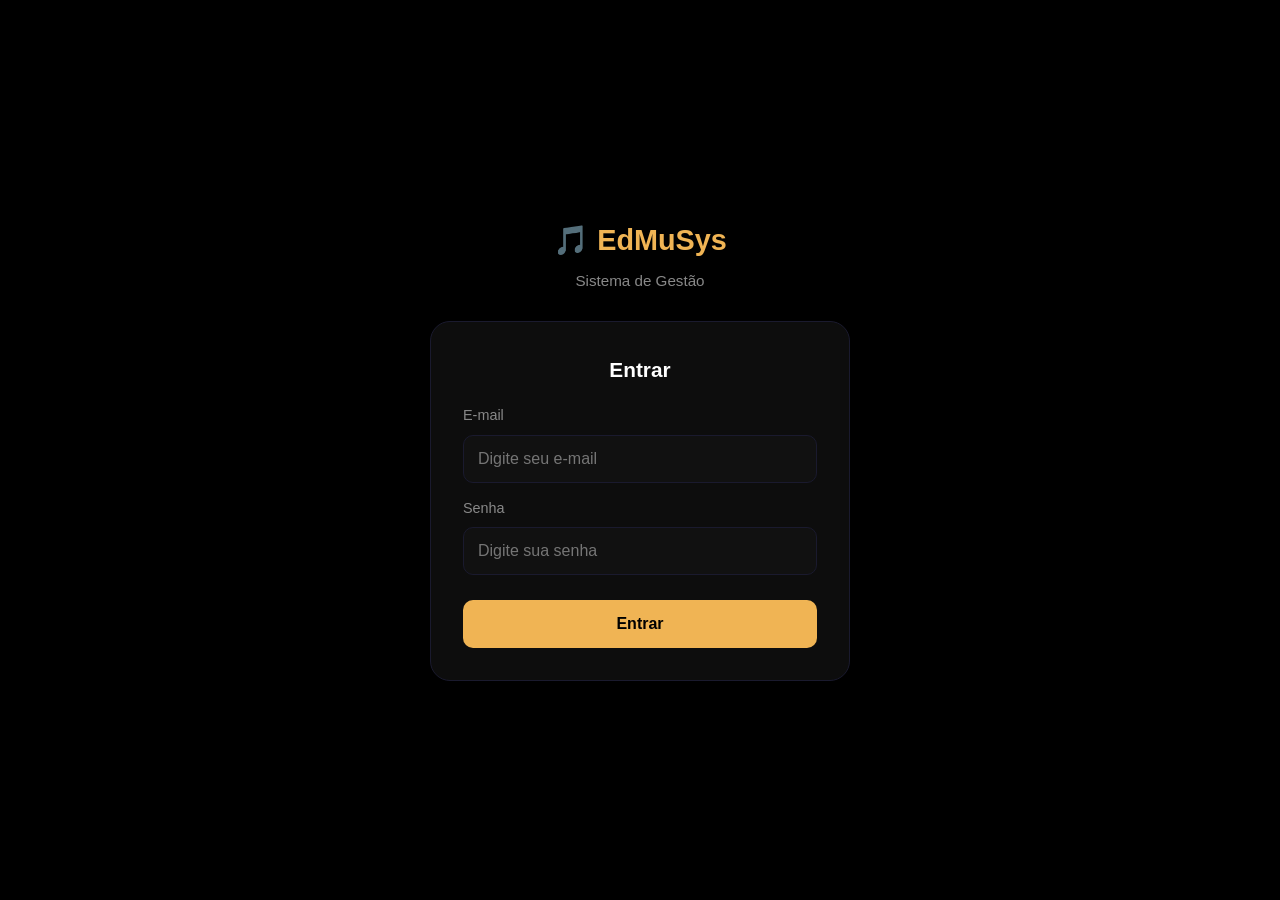
<file: index.html>
<!DOCTYPE html>
<html lang="pt-BR">
<head>
    <meta charset="UTF-8">
    <meta name="viewport" content="width=device-width, initial-scale=1.0">
    <title>Educação Musical</title>

    <link rel="stylesheet" href="css/style.css">
</head>
<body>

    <div class="login-container">

        <div class="logo-area">
            <h1>🎵 EdMuSys</h1>
            <p>Sistema de Gestão</p>
        </div>

        <div class="login-card">

            <h2>Entrar</h2>

            <form id="loginForm">

                <label>E-mail</label>
                <input
                    type="email"
                    id="email"
                    placeholder="Digite seu e-mail"
                    required
                >

                <label>Senha</label>
                <input
                    type="password"
                    id="senha"
                    placeholder="Digite sua senha"
                    required
                >

                <button type="submit">
                    Entrar
                </button>

            </form>

        </div>

    </div>

    <script src="js/auth.js"></script>

</body>
</html>
</file>
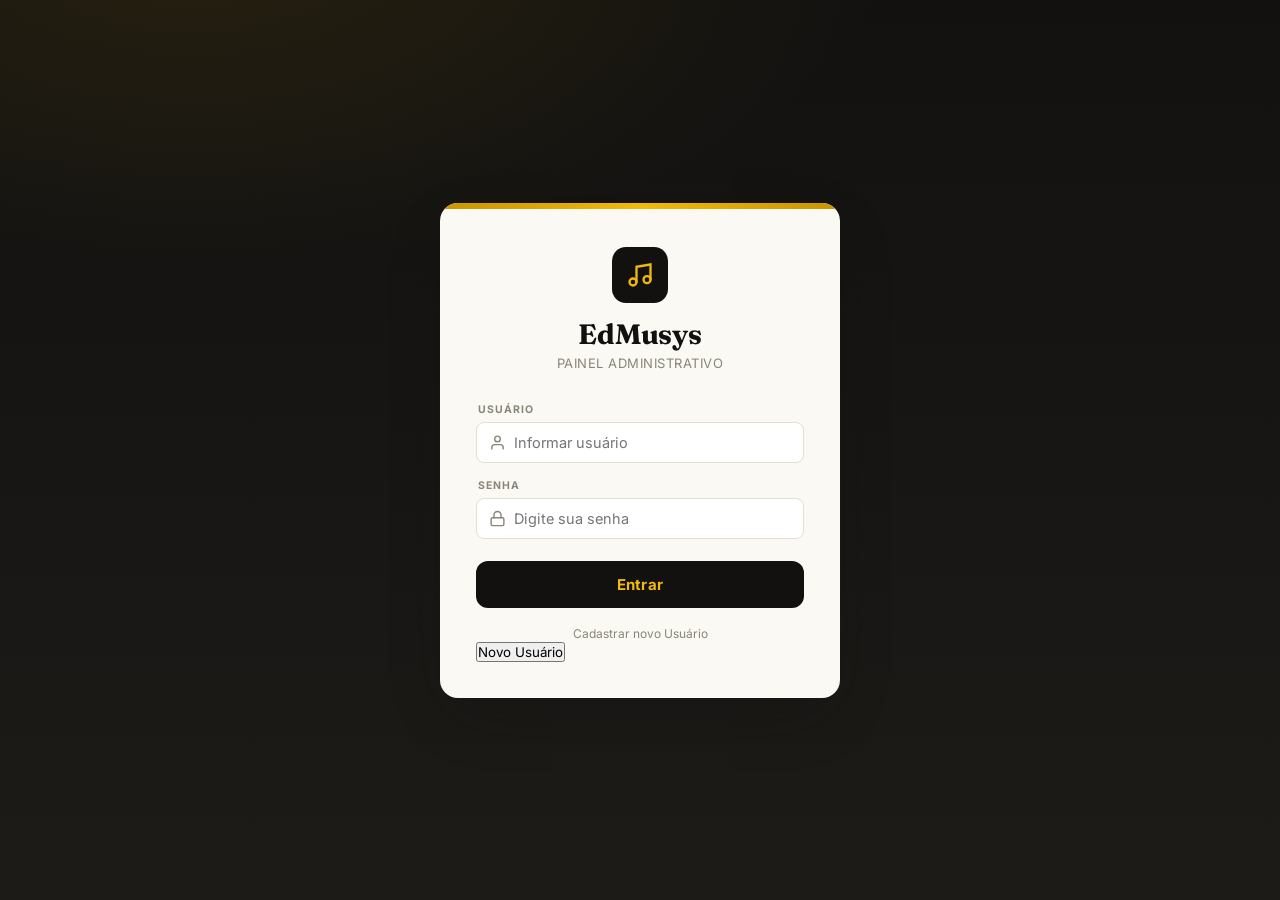
<file: EdMusys_organizado atul/index.html>
<!DOCTYPE html>
<html lang="pt-BR">
<head>
<meta charset="UTF-8">
<meta name="viewport" content="width=device-width, initial-scale=1.0">
<title>EdMusys — Gestão de Escola de Música</title>
<link rel="preconnect" href="https://fonts.googleapis.com">
<link href="https://fonts.googleapis.com/css2?family=Fraunces:ital,opsz,wght@0,9..144,500;0,9..144,600;0,9..144,700;1,9..144,500&family=Inter:wght@400;500;600;700;800&family=JetBrains+Mono:wght@500;700&display=swap" rel="stylesheet">

  <link rel="stylesheet" href="css/style.css">
</head>
<body>

<!-- ============ PAGINA LOGIN ============ -->
<div id="login-screen">
  <div class="login-card">
    <div class="login-brand">
      <div class="staff">
        <svg viewBox="0 0 24 24" fill="none" stroke="#F0B90B" stroke-width="2" stroke-linecap="round"><path d="M9 18V5l12-2v13"/><circle cx="6" cy="18" r="3"/><circle cx="18" cy="16" r="3"/></svg>
      </div>
      <h1>EdMusys</h1>
      <p>Painel administrativo</p>
    </div>
    <form class="login-form" id="login-form">
      <div class="ifield">
        <label for="login-user">Usuário</label>
        <div class="icontainer">
          <svg viewBox="0 0 24 24" fill="none" stroke="currentColor" stroke-width="2" stroke-linecap="round" stroke-linejoin="round"><path d="M20 21v-2a4 4 0 0 0-4-4H8a4 4 0 0 0-4 4v2"/><circle cx="12" cy="7" r="4"/></svg>
          <input id="login-user" autocomplete="username" placeholder="Informar usuário">
        </div>
      </div>
      <div class="ifield">
        <label for="login-pass">Senha</label>
        <div class="icontainer">
          <svg viewBox="0 0 24 24" fill="none" stroke="currentColor" stroke-width="2" stroke-linecap="round" stroke-linejoin="round"><rect x="3" y="11" width="18" height="11" rx="2"/><path d="M7 11V7a5 5 0 0 1 10 0v4"/></svg>
          <input id="login-pass" type="password" autocomplete="current-password" placeholder="Digite sua senha">
        </div>
      </div>
      <div class="login-error" id="login-error">Usuário ou senha inválidos.</div>
      <button type="submit" class="login-submit">Entrar</button>
    </form>
    
    <p class="login-hint">Cadastrar novo Usuário</p>
    <!--BOTÃO CADASTRAR NOVO ADM-->
    <button class="novo-usuario" onclick="window.location.href='cadastro.html'">
      Novo Usuário
    </button>
  </div>
</div>

<!-- ============ APP ============ -->
<div id="app" class="hidden">
  <aside class="sidebar" id="sidebar">
    <button class="brand-btn" id="brand-btn">
      <span class="mark"><svg viewBox="0 0 24 24" fill="none" stroke="currentColor" stroke-width="2.2" stroke-linecap="round"><path d="M9 18V5l12-2v13"/><circle cx="6" cy="18" r="3"/><circle cx="18" cy="16" r="3"/></svg></span>
      <span class="name">EdMusys</span>
    </button>
    <nav class="nav-group"> <!--Menu Lateral-->
      <button class="nav-btn" data-view="overview"><svg viewBox="0 0 24 24" fill="none" stroke="currentColor" stroke-width="2" stroke-linecap="round" stroke-linejoin="round"><rect x="3" y="3" width="7" height="9"/><rect x="14" y="3" width="7" height="5"/><rect x="14" y="12" width="7" height="9"/><rect x="3" y="16" width="7" height="5"/></svg> Visão Geral</button>
      <button class="nav-btn" data-view="alunos"><svg viewBox="0 0 24 24" fill="none" stroke="currentColor" stroke-width="2" stroke-linecap="round" stroke-linejoin="round"><path d="M22 10 12 5 2 10l10 5 10-5Z"/><path d="M6 12v5c0 1.7 2.7 3 6 3s6-1.3 6-3v-5"/></svg> Alunos</button>
      <button class="nav-btn" data-view="professores"><svg viewBox="0 0 24 24" fill="none" stroke="currentColor" stroke-width="2" stroke-linecap="round" stroke-linejoin="round"><circle cx="12" cy="8" r="4"/><path d="M4 21c0-4.4 3.6-7 8-7s8 2.6 8 7"/></svg> Professores</button>
      <button class="nav-btn" data-view="horarios"><svg viewBox="0 0 24 24" fill="none" stroke="currentColor" stroke-width="2" stroke-linecap="round" stroke-linejoin="round"><circle cx="12" cy="12" r="9"/><path d="M12 7v5l3 3"/></svg> Agendamento</button>
    </nav> <!-- fecha tag menu lateral -->
    <div class="sidebar-foot">
      <button class="logout-btn" id="logout-btn"><svg viewBox="0 0 24 24" fill="none" stroke="currentColor" stroke-width="2" stroke-linecap="round" stroke-linejoin="round"><path d="M9 21H5a2 2 0 0 1-2-2V5a2 2 0 0 1 2-2h4"/><path d="M16 17l5-5-5-5"/><path d="M21 12H9"/></svg> Sair</button>
    </div>
  </aside>

  <div class="main">
    <div class="topbar">
      <div style="display:flex; align-items:center; gap:12px;">
        <button class="menu-toggle" id="menu-toggle"><svg viewBox="0 0 24 24" fill="none" stroke="currentColor" stroke-width="2" stroke-linecap="round"><path d="M3 6h18M3 12h18M3 18h18"/></svg></button>
        <div>
          <h2 id="view-title">Visão Geral</h2>
          <div class="sub" id="view-sub">Resumo da escola</div>
        </div>
      </div>
      <div id="topbar-actions"></div>
    </div>
    <div class="view" id="view-container"></div>
  </div>
</div>

<!-- FAB -->
<button class="fab hidden" id="fab-calendar" aria-label="Abrir calendário">
  <svg viewBox="0 0 24 24" fill="none" stroke="currentColor" stroke-width="2" stroke-linecap="round" stroke-linejoin="round"><rect x="3" y="4" width="18" height="18" rx="2"/><path d="M16 2v4M8 2v4M3 10h18"/></svg>
</button>

<!-- Calendar overlay -->
<div id="calendar-overlay" class="hidden"></div>

<!-- Modal root -->
<div id="modal-root"></div>

<!-- Profile overlay root -->
<div id="profile-root"></div>

  <script src="js/script.js"></script>

</body>
</html>
</file>
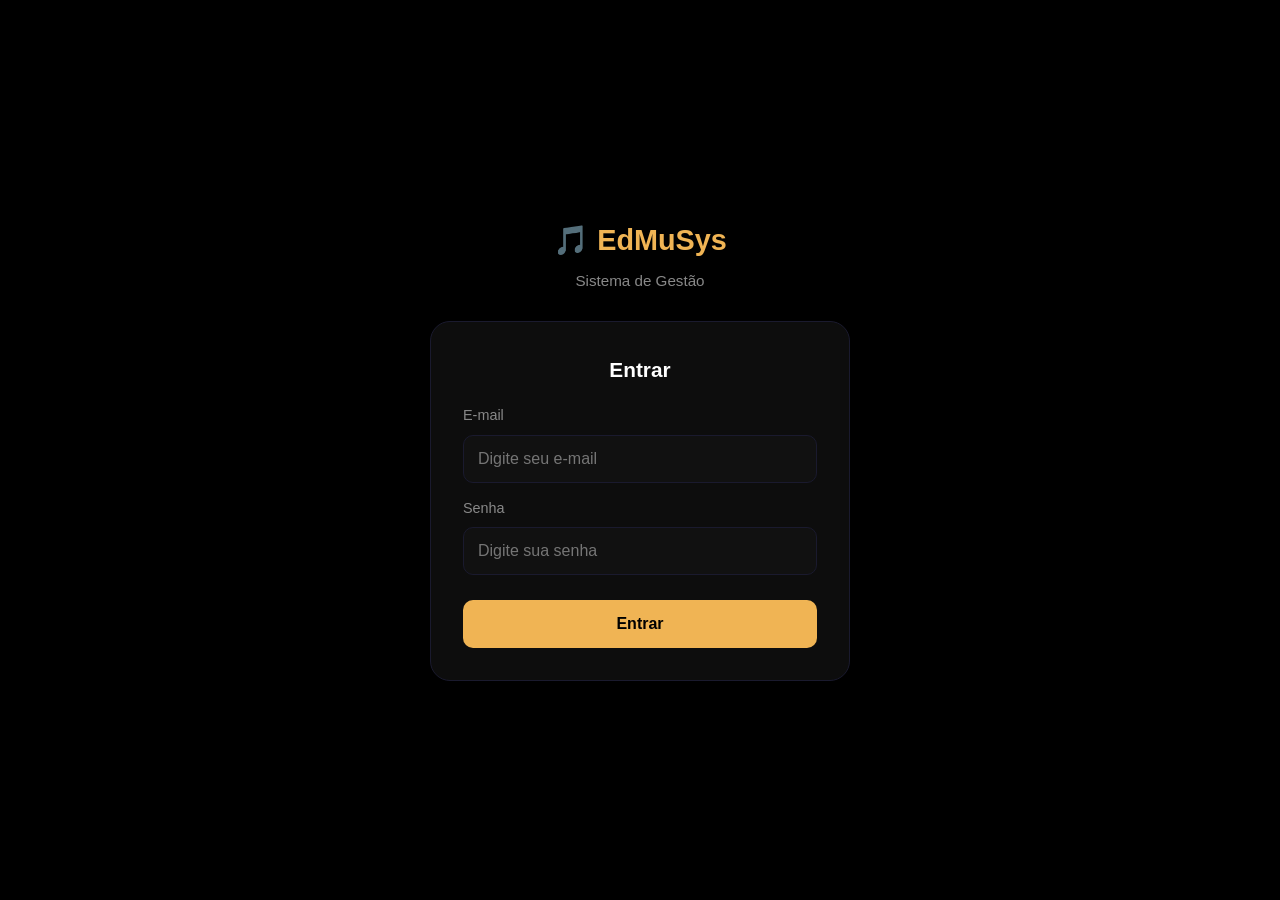
<file: admin.html>
<!DOCTYPE html>
<html lang="pt-BR">
<head>

    <meta charset="UTF-8">
    <meta name="viewport" content="width=device-width, initial-scale=1.0">

    <title>Dashboard - Educação Musical</title>

    <link rel="stylesheet" href="css/style.css">

</head>
<body>

<div class="dashboard">

    <!-- controla o menu mobile via CSS, sem precisar de JS -->
    <input type="checkbox" id="menuToggle">

    <label for="menuToggle" class="menu-btn">
        <span class="hamburger"><span></span><span></span><span></span></span>
        🎵 Educação Musical
    </label>

    <label for="menuToggle" class="sidebar-overlay"></label>

    <aside class="sidebar">

        <h2>🎵 Educação Musical</h2>

        <nav>

            <a href="admin.html" class="active">Dashboard</a>

            <a href="professores.html">Professores</a>

            <a href="alunos.html">Alunos</a>

            <a href="matriculas.html">Matrículas</a>

        </nav>

        <button id="logoutBtn">
            Sair
        </button>

    </aside>

    <main class="content">

        <header class="topbar">

            <h1>Painel Administrativo</h1>

            <span id="nomeAdmin"></span>

        </header>

        <section class="cards">

            <div class="card">
                <h3>Professores</h3>
                <p id="totalProfessores">0</p>
            </div>

            <div class="card">
                <h3>Alunos</h3>
                <p id="totalAlunos">0</p>
            </div>

            <div class="card">
                <h3>Matrículas</h3>
                <p id="totalMatriculas">0</p>
            </div>

        </section>

        <section class="welcome">

            <h2>Bem-vindo ao sistema Educação Musical</h2>

            <p>
                Utilize o menu lateral para gerenciar professores, alunos e matrículas.
            </p>

        </section>

    </main>

</div>

<script src="js/admin.js"></script>

</body>
</html>
</file>
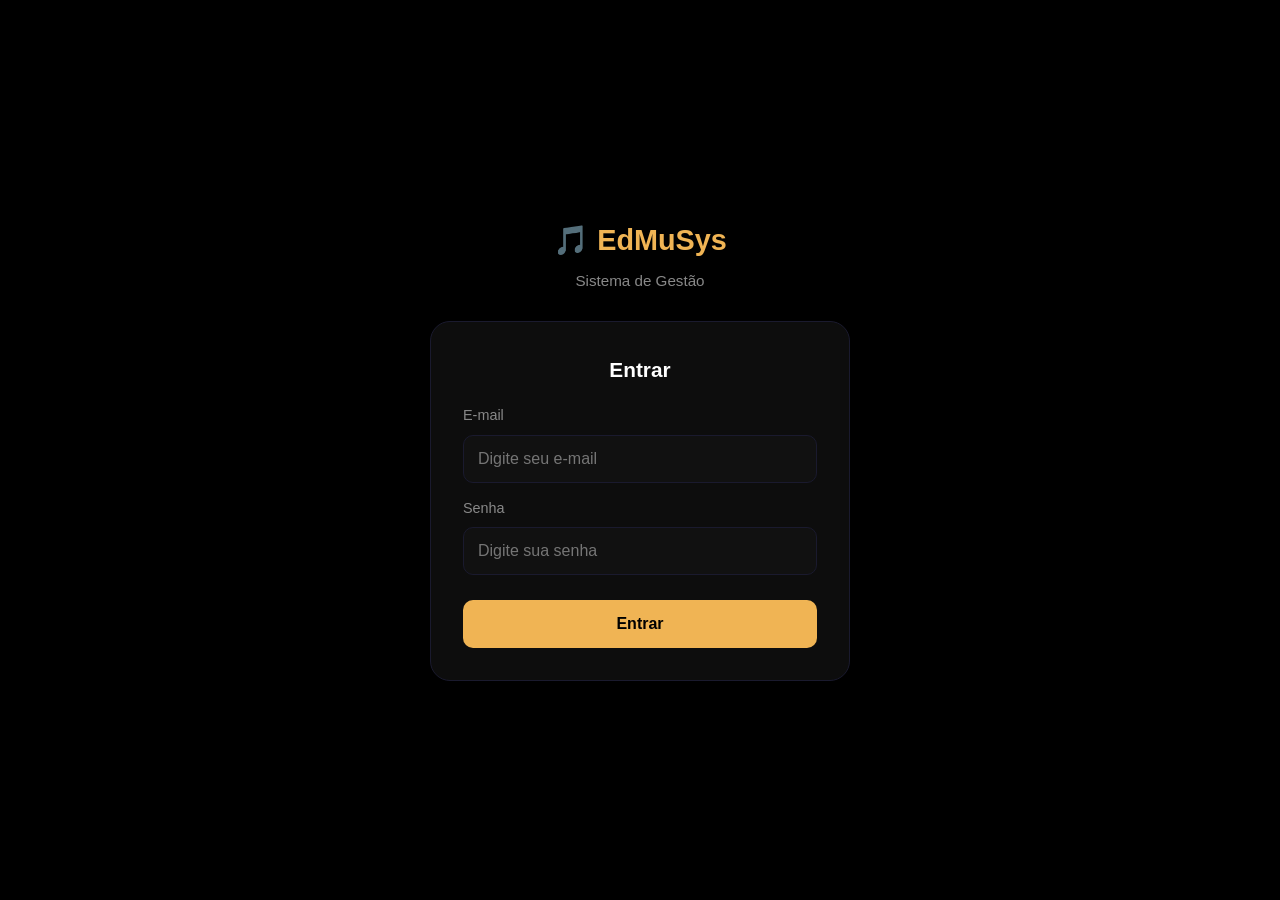
<file: alunos.html>
<!DOCTYPE html>
<html lang="pt-BR">

<head>
    <meta charset="UTF-8">
    <meta name="viewport" content="width=device-width, initial-scale=1.0">
    <title>Alunos - Educação Musical</title>

    <link rel="stylesheet" href="css/style.css">
</head>

<body>

<div class="dashboard">

    <input type="checkbox" id="menuToggle">

    <label for="menuToggle" class="menu-btn">
        <span class="hamburger"><span></span><span></span><span></span></span>
        🎵 Educação Musical
    </label>

    <label for="menuToggle" class="sidebar-overlay"></label>

    <!-- MENU LATERAL -->
    <aside class="sidebar">


        <h2>🎵 Educação Musical</h2>

        <nav>
            <a href="admin.html">Dashboard</a>
            <a href="professores.html">Professores</a>
            <a href="alunos.html" class="active">Alunos</a>
            <a href="matriculas.html">Matrículas</a>
        </nav>

        <button onclick="window.location.href='admin.html'">
        ← Voltar ao Dashboard
        </button>

        <button id="logoutBtn">
            Sair
        </button>

    </aside>

    <!-- CONTEÚDO -->
    <main class="content">

        <header class="topbar">
            <h1>Cadastro de Alunos</h1>
        </header>

        <!-- FORMULÁRIO -->
        <form id="alunoForm" class="form-card">

            <h2>Dados do Aluno</h2>

            <input
                type="text"
                id="nome"
                placeholder="Nome Completo"
                required
            >

            <input
                type="text"
                id="cpf"
                placeholder="CPF"
                required
            >

            <input
                type="text"
                id="telefone"
                placeholder="Telefone"
                required
            >

            <input
                type="text"
                id="responsavel"
                placeholder="Nome do Responsável"
            >

            <input
                type="email"
                id="email"
                placeholder="E-mail"
                required
            >

            <input
                type="password"
                id="senha"
                placeholder="Senha"
                required
            >

            <button type="submit">
                Salvar Aluno
            </button>

        </form>

        <hr>

        <!-- PESQUISA -->
        <section>

            <h2>Alunos Cadastrados</h2>

            <input
                type="text"
                id="pesquisaAluno"
                placeholder="Pesquisar por nome, CPF ou e-mail..."
            >

        </section>

        <!-- LISTA DE ALUNOS -->
        <section id="alunosLista">

            <!--
                Os cards serão inseridos automaticamente pelo JavaScript.

                Exemplo:

                João Pedro
                CPF: 12345678900
                Responsável: Maria Silva

                [Editar] [Excluir]
            -->

        </section>

        <!-- ÁREA RESERVADA PARA FUTURAS FUNÇÕES -->
        <section class="future-section">

            <h2>Próximas Funcionalidades</h2>

            <div class="future-card">

                <p>🔒 Matrículas</p>

            </div>

            <div class="future-card">

                <p>🔒 Controle de Presença</p>

            </div>

            <div class="future-card">

                <p>🔒 Reposição de Aula</p>

            </div>

            <div class="future-card">

                <p>🔒 Financeiro</p>

            </div>

        </section>

    </main>

</div>

<script src="js/alunos.js"></script>

</body>

</html>
</file>
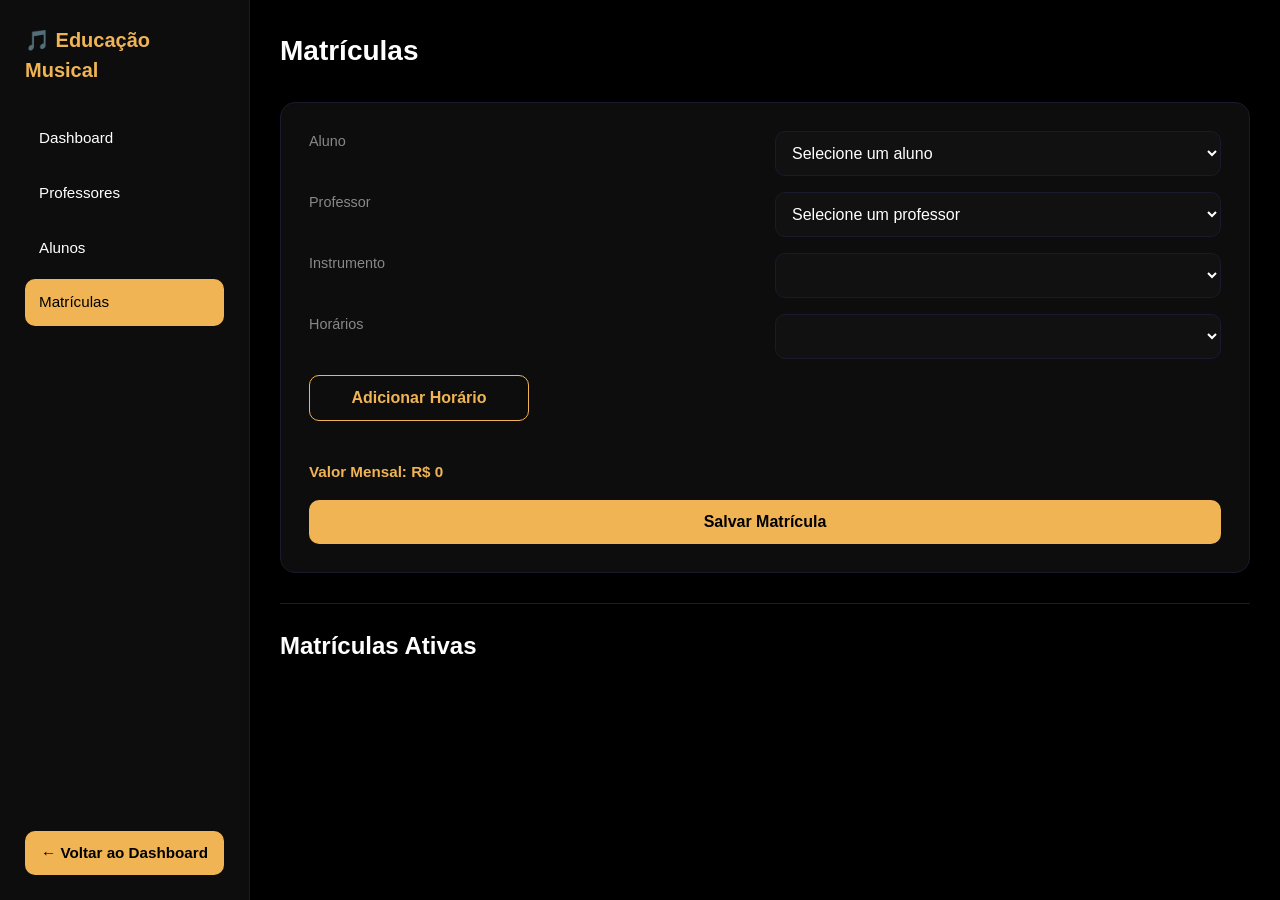
<file: matriculas.html>
<!DOCTYPE html>
<html lang="pt-BR">

<head>
    <meta charset="UTF-8">
    <meta name="viewport" content="width=device-width, initial-scale=1.0">
    <title>Matrículas - Educação Musical</title>

    <link rel="stylesheet" href="css/style.css">
</head>

<body>

<div class="dashboard">

    <input type="checkbox" id="menuToggle">

    <label for="menuToggle" class="menu-btn">
        <span class="hamburger"><span></span><span></span><span></span></span>
        🎵 Educação Musical
    </label>

    <label for="menuToggle" class="sidebar-overlay"></label>

    <aside class="sidebar">

        <h2>🎵 Educação Musical</h2>

        <nav>
            <a href="admin.html">Dashboard</a>
            <a href="professores.html">Professores</a>
            <a href="alunos.html">Alunos</a>
            <a href="matriculas.html" class="active">Matrículas</a>
        </nav>

        <button onclick="window.location.href='admin.html'">
        ← Voltar ao Dashboard
        </button>

    </aside>

    <main class="content">

        <header class="topbar">
            <h1>Matrículas</h1>
        </header>

        <form id="matriculaForm" class="form-card">

            <label>Aluno</label>

            <select id="alunoSelect">
            </select>

            <label>Professor</label>

            <select id="professorSelect">
            </select>

            <label>Instrumento</label>

            <select id="instrumentoSelect">
            </select>

            <label>Horários</label>

            <select id="horarioSelect">
            </select>

            <button
            type="button"
            id="addHorarioMatricula">

                Adicionar Horário

            </button>

            <div id="horariosSelecionados">
            </div>

            <h3>
                Valor Mensal:
                R$
                <span id="valorMensal">
                    0
                </span>
            </h3>

            <button type="submit">

                Salvar Matrícula

            </button>

        </form>

        <hr>

        <h2>Matrículas Ativas</h2>

        <div id="listaMatriculas">
        </div>

    </main>

</div>

<script src="js/matriculas.js"></script>

</body>
</html>
</file>
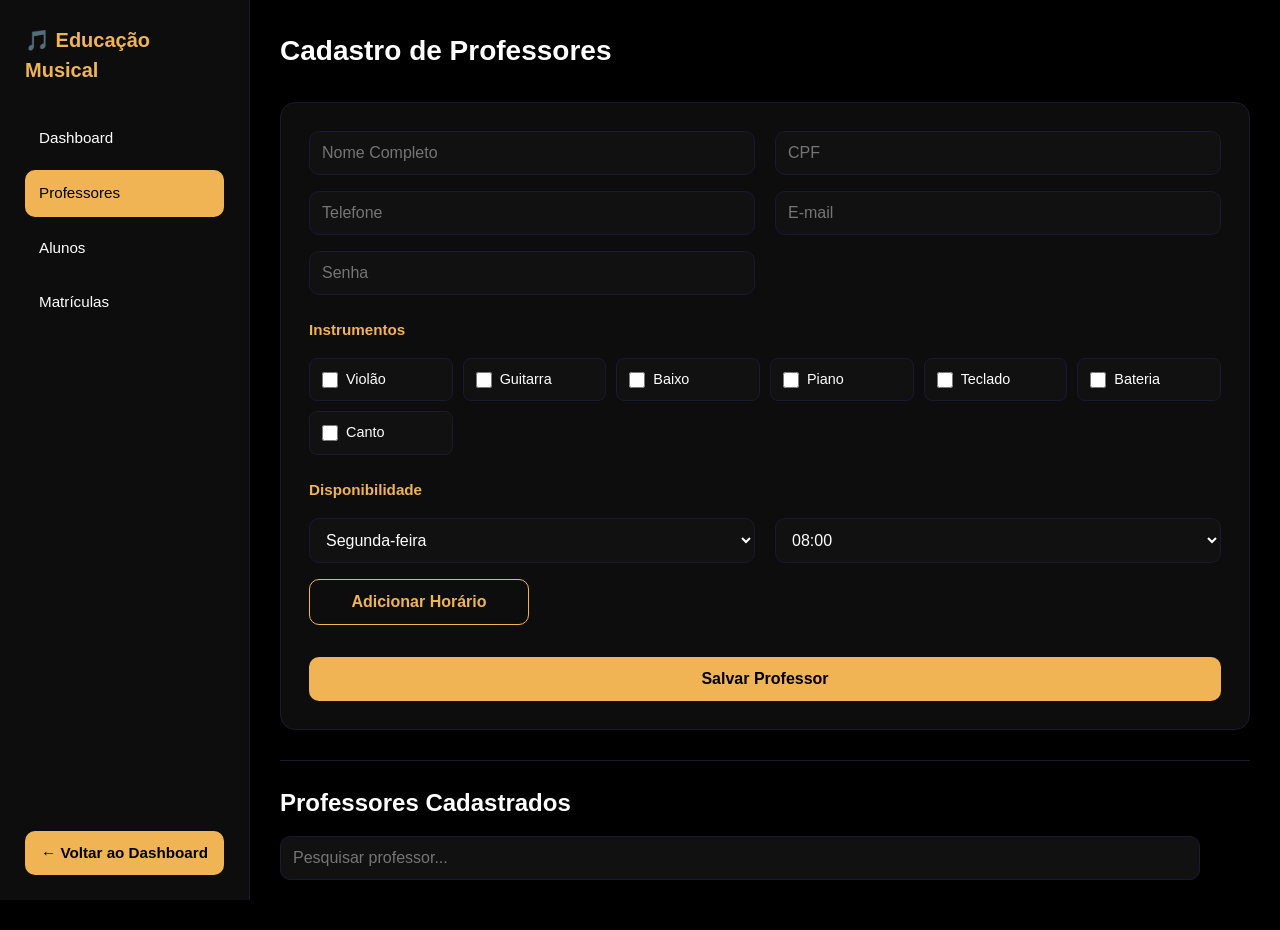
<file: professores.html>
<!DOCTYPE html>
<html lang="pt-BR">

<head>
    <meta charset="UTF-8">
    <meta name="viewport" content="width=device-width, initial-scale=1.0">
    <title>Professores</title>

    <link rel="stylesheet" href="css/style.css">
</head>

<body>

<div class="dashboard">

    <input type="checkbox" id="menuToggle">

    <label for="menuToggle" class="menu-btn">
        <span class="hamburger"><span></span><span></span><span></span></span>
        🎵 Educação Musical
    </label>

    <label for="menuToggle" class="sidebar-overlay"></label>

    <aside class="sidebar">

        <h2>🎵 Educação Musical</h2>

        <nav>
            <a href="admin.html">Dashboard</a>
            <a href="professores.html" class="active">Professores</a>
            <a href="alunos.html">Alunos</a>
            <a href="matriculas.html">Matrículas</a>
        </nav>

        <button onclick="window.location.href='admin.html'">
        ← Voltar ao Dashboard
        </button>

    </aside>

    <main class="content">

        <header class="topbar">
            <h1>Cadastro de Professores</h1>
        </header>

        <form id="professorForm" class="form-card">

            <input
                type="text"
                id="nome"
                placeholder="Nome Completo"
                required
            >

            <input
                type="text"
                id="cpf"
                placeholder="CPF"
                required
            >

            <input
                type="text"
                id="telefone"
                placeholder="Telefone"
                required
            >

            <input
                type="email"
                id="email"
                placeholder="E-mail"
                required
            >

            <input
                type="password"
                id="senha"
                placeholder="Senha"
                required
            >

            <h3>Instrumentos</h3>

            <div class="checkbox-group">

                <label><input type="checkbox" value="Violão"> Violão</label>
                <label><input type="checkbox" value="Guitarra"> Guitarra</label>
                <label><input type="checkbox" value="Baixo"> Baixo</label>
                <label><input type="checkbox" value="Piano"> Piano</label>
                <label><input type="checkbox" value="Teclado"> Teclado</label>
                <label><input type="checkbox" value="Bateria"> Bateria</label>
                <label><input type="checkbox" value="Canto"> Canto</label>

            </div>

            <h3>Disponibilidade</h3>

            <select id="dia">

                <option>Segunda-feira</option>
                <option>Terça-feira</option>
                <option>Quarta-feira</option>
                <option>Quinta-feira</option>
                <option>Sexta-feira</option>
                <option>Sábado</option>

            </select>

            <select id="horario">

                <option>08:00</option>
                <option>09:00</option>
                <option>10:00</option>
                <option>11:00</option>

                <option>14:00</option>
                <option>15:00</option>
                <option>16:00</option>
                <option>17:00</option>
                <option>18:00</option>
                <option>19:00</option>
                <option>20:00</option>
                <option>21:00</option>

            </select>

            <button type="button" id="addHorario">
                Adicionar Horário
            </button>

            <div id="listaHorarios"></div>

            <button type="submit">
                Salvar Professor
            </button>

        </form>

        <hr>

        <h2>Professores Cadastrados</h2>

        <input
        type="text"
        id="pesquisaProfessor"
        placeholder="Pesquisar professor..."
        >

        <div id="professoresLista"></div>

    </main>

</div>

<script src="js/professores.js"></script>

</body>
</html>
</file>
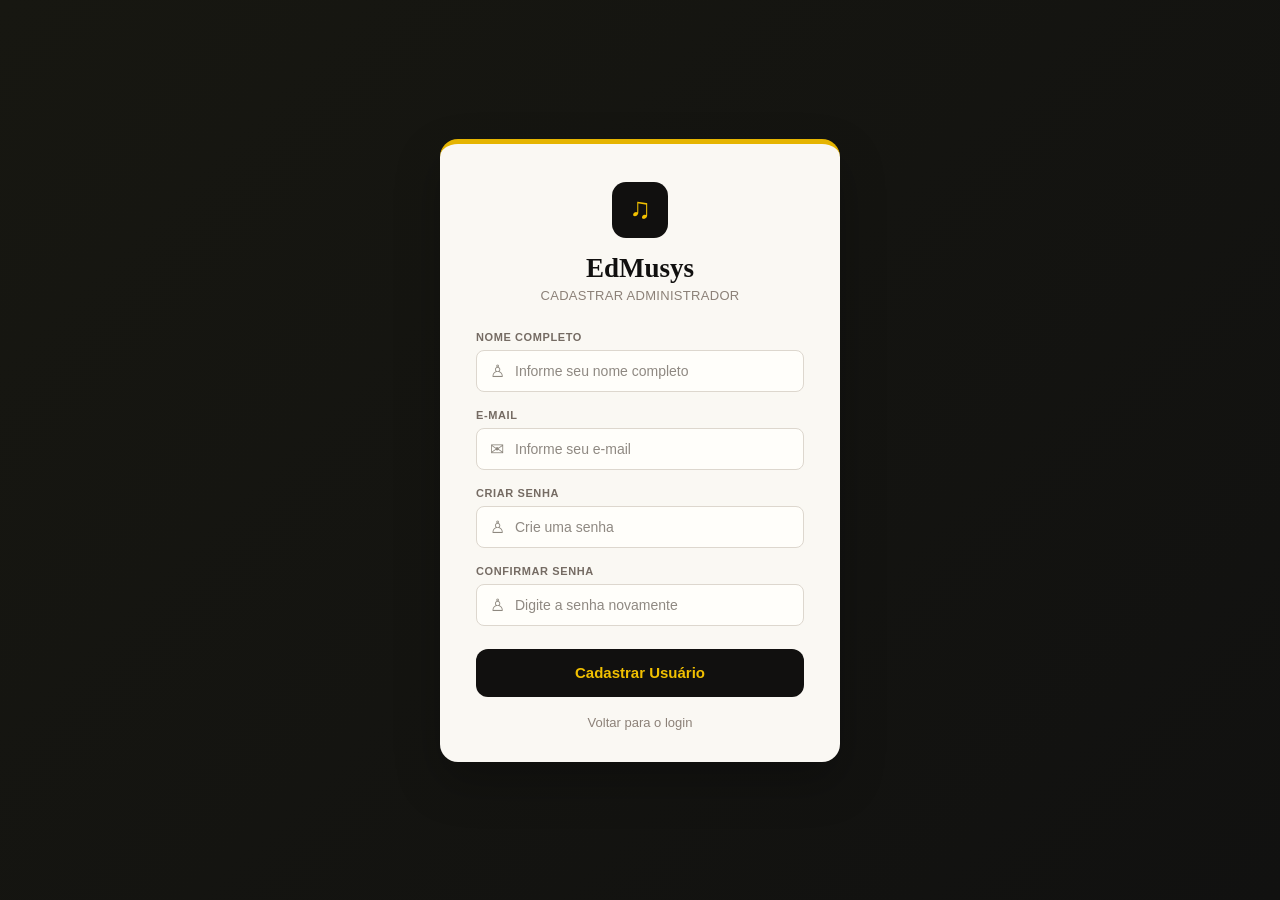
<file: EdMusys_organizado atul/cadastro.html>
<!DOCTYPE html>
<html lang="pt-BR">
<head>
  <meta charset="UTF-8">
  <meta name="viewport" content="width=device-width, initial-scale=1.0">
  <title>EdMusys — Novo Usuário</title>

  <style>
    * {
      box-sizing: border-box;
      margin: 0;
      padding: 0;
    }

    body {
      min-height: 100vh;
      display: flex;
      align-items: center;
      justify-content: center;
      background: linear-gradient(135deg, #171711 0%, #111110 100%);
      font-family: Arial, Helvetica, sans-serif;
      color: #171514;
    }

    .cadastro-card {
      width: 400px;
      min-height: 560px;
      background: #faf8f3;
      border-radius: 18px;
      border-top: 5px solid #e5b400;
      padding: 38px 36px 32px;
      box-shadow: 0 20px 45px rgba(0, 0, 0, 0.25);
    }

    .cadastro-header {
      text-align: center;
      margin-bottom: 28px;
    }

    .logo {
      width: 56px;
      height: 56px;
      margin: 0 auto 15px;
      display: flex;
      align-items: center;
      justify-content: center;
      border-radius: 14px;
      background: #11100f;
      color: #f2c000;
      font-size: 29px;
      font-weight: bold;
    }

    .logo::before {
      content: "♫";
      transform: translateY(-1px);
    }

    .cadastro-header h1 {
      font-family: Georgia, "Times New Roman", serif;
      font-size: 27px;
      font-weight: 700;
      color: #11100f;
      margin-bottom: 4px;
    }

    .cadastro-header p {
      color: #8c8178;
      font-size: 13px;
      letter-spacing: 0.3px;
    }

    .form-group {
      margin-bottom: 17px;
    }

    .form-group label {
      display: block;
      margin-bottom: 7px;
      color: #756b63;
      font-size: 11px;
      font-weight: 700;
      letter-spacing: 0.6px;
    }

    .input-wrapper {
      position: relative;
    }

    .input-icon {
      position: absolute;
      left: 14px;
      top: 50%;
      transform: translateY(-50%);
      color: #8e887f;
      font-size: 17px;
      pointer-events: none;
    }

    .input-wrapper input {
      width: 100%;
      height: 42px;
      padding: 0 13px 0 38px;
      border: 1px solid #ddd7ce;
      border-radius: 8px;
      outline: none;
      background: #fffefa;
      color: #4d4843;
      font-size: 14px;
      transition: border-color 0.2s, box-shadow 0.2s;
    }

    .input-wrapper input::placeholder {
      color: #8f8982;
    }

    .input-wrapper input:focus {
      border-color: #d7a900;
      box-shadow: 0 0 0 2px rgba(229, 180, 0, 0.12);
    }

    .btn-cadastrar {
      width: 100%;
      height: 48px;
      margin-top: 6px;
      border: 0;
      border-radius: 12px;
      background: #11100f;
      color: #f2c000;
      font-size: 15px;
      font-weight: 700;
      cursor: pointer;
      transition: background 0.2s, transform 0.2s;
    }

    .btn-cadastrar:hover {
      background: #1d1b19;
      transform: translateY(-1px);
    }

    .btn-voltar {
      display: block;
      width: fit-content;
      margin: 18px auto 0;
      border: 0;
      background: transparent;
      color: #8c8178;
      font-size: 13px;
      cursor: pointer;
    }

    .btn-voltar:hover {
      color: #b28700;
    }

    .mensagem {
      display: none;
      margin-top: 12px;
      padding: 9px 11px;
      border-radius: 7px;
      text-align: center;
      font-size: 12px;
    }

    .mensagem.erro {
      display: block;
      background: #f8e8e5;
      color: #a33b30;
    }

    .mensagem.sucesso {
      display: block;
      background: #e9f2e3;
      color: #48743c;
    }

    @media (max-width: 480px) {
      .cadastro-card {
        width: calc(100% - 32px);
        padding: 34px 25px 28px;
      }
    }
  </style>
</head>

<body>

  <main class="cadastro-card"> <!-- caixa de cadastro usuario-->

    <header class="cadastro-header">
      <div class="logo"></div>

      <h1>EdMusys</h1>
      <p>CADASTRAR ADMINISTRADOR</p>
    </header>

    <form id="formCadastro">

      <div class="form-group">
        <label for="nome">NOME COMPLETO</label>

        <div class="input-wrapper">
          <span class="input-icon">♙</span>
          <input
            type="text"
            id="nome"
            name="nome"
            placeholder="Informe seu nome completo"
            autocomplete="name"
            required
          >
        </div>
      </div>

      <div class="form-group">
        <label for="email">E-MAIL</label>

        <div class="input-wrapper">
          <span class="input-icon">✉</span>
          <input
            type="email"
            id="email"
            name="email"
            placeholder="Informe seu e-mail"
            autocomplete="email"
            required
          >
        </div>
      </div>

      <div class="form-group">
        <label for="senha">CRIAR SENHA</label>

        <div class="input-wrapper">
          <span class="input-icon">♙</span>
          <input
            type="password"
            id="senha"
            name="senha"
            placeholder="Crie uma senha"
            autocomplete="new-password"
            required
          >
        </div>
      </div>

      <div class="form-group">
        <label for="confirmarSenha">CONFIRMAR SENHA</label>

        <div class="input-wrapper">
          <span class="input-icon">♙</span>
          <input
            type="password"
            id="confirmarSenha"
            name="confirmarSenha"
            placeholder="Digite a senha novamente"
            autocomplete="new-password"
            required
          >
        </div>
      </div>

      <button type="submit" class="btn-cadastrar">
        Cadastrar Usuário
      </button>

      <div id="mensagem" class="mensagem"></div>

    </form>

    <button
      type="button"
      class="btn-voltar"
      onclick="history.back()"
    >
      Voltar para o login
    </button>

  </main> <!-- tad fecha caixa de cadastro usuario-->

  <script>
    const form = document.getElementById("formCadastro");
    const senha = document.getElementById("senha");
    const confirmarSenha = document.getElementById("confirmarSenha");
    const mensagem = document.getElementById("mensagem");

    form.addEventListener("submit", function(event) {
      event.preventDefault();

      mensagem.className = "mensagem";
      mensagem.textContent = "";

      const nome = document.getElementById("nome").value.trim();
      const email = document.getElementById("email").value.trim().toLowerCase();
      const senhaValor = senha.value;
      const confirmarSenhaValor = confirmarSenha.value;

      //verifica o tamanho da senha
      if (senha.value.length < 8) {
        mensagem.textContent = "A senha deve possuir pelo menos 8 caracteres.";
        mensagem.classList.add("erro");
        return;
      }

      //verifica se as senhas são iguais
      if (senha.value !== confirmarSenha.value) {
        mensagem.textContent = "As senhas não são iguais.";
        mensagem.classList.add("erro");
        return;
      }

      // 3. Recupera os administradores já cadastrados
    const administradores =
        JSON.parse(localStorage.getItem("edmusys_admins")) || [];

        // 4. Verifica se o e-mail já está cadastrado
    const emailExiste = administradores.some(
        admin => admin.email === email
    );

    if (emailExiste) {
        mensagem.textContent =
            "Este e-mail já está cadastrado.";

        mensagem.classList.add("erro");
        return;
    }

    // 5. Cria o novo administrador
    const novoAdministrador = {
        nome: nome,
        email: email,
        senha: senhaValor
    };

    // 6. Adiciona o administrador à lista
    administradores.push(novoAdministrador);

    // 7. Salva novamente no navegador
    localStorage.setItem(
        "edmusys_admins",
        JSON.stringify(administradores)
    );


      mensagem.textContent = "Usuário cadastrado com sucesso!";
      mensagem.classList.add("sucesso");

      //limpa formulário
      form.reset();

      // 10. Depois de 1 segundo, volta para o login
    setTimeout(function() {
        window.location.href = "index.html";
    }, 1000);
    });
// FALTA MEXER NO JS PRA RODAR -- 4. O que esse código está fazendo?(gptooca)

  </script>

</body>
</html>
</file>
<file: css/style.css>
:root{
    --bg:           #000;
    --surface:      #0d0d0d;
    --input-bg:     #111;
    --border:       #1a1a2e;
    --accent:       #f0b454;
    --accent-ink:   #000;
    --text:         #fff;
    --text-muted:   #888;

    --radius-sm: 8px;
    --radius-md: 10px;
    --radius-lg: 15px;
    --radius-xl: 20px;

    --shadow-card: 0 2px 10px rgba(0,0,0,.35);
    --shadow-hover: 0 6px 18px rgba(240,180,84,.12);

    --sidebar-w: 250px;
    --topbar-h: 64px;
}

*{
    margin:0;
    padding:0;
    box-sizing:border-box;
    font-family:Arial, Helvetica, sans-serif;
}

html{
    -webkit-text-size-adjust:100%;
}

body{
    background:var(--bg);
    color:var(--text);
    min-height:100vh;
    line-height:1.5;
}

::-webkit-scrollbar{ width:10px; height:10px; }
::-webkit-scrollbar-track{ background:var(--bg); }
::-webkit-scrollbar-thumb{ background:var(--border); border-radius:10px; }
::-webkit-scrollbar-thumb:hover{ background:var(--accent); }

a{ color:inherit; }

/* ============================================================
   LOGIN
   ============================================================ */
.login-container{
    width:100%;
    min-height:100vh;

    display:flex;
    flex-direction:column;
    justify-content:center;
    align-items:center;

    padding:24px;
}

.logo-area{
    text-align:center;
    margin-bottom:28px;
}

.logo-area h1{
    color:var(--accent);
    margin-bottom:8px;
    font-size:clamp(1.4rem, 4vw, 1.8rem);
}

.logo-area p{
    color:var(--text-muted);
    font-size:.95rem;
}

.login-card{
    width:100%;
    max-width:420px;

    background:var(--surface);
    border:1px solid var(--border);
    border-radius:var(--radius-xl);
    box-shadow:var(--shadow-card);

    padding:clamp(20px, 5vw, 32px);
}

.login-card h2{
    margin-bottom:20px;
    text-align:center;
    font-size:1.3rem;
}

.login-card label{
    display:block;
    margin-top:15px;
    margin-bottom:8px;
    font-size:.9rem;
    color:var(--text-muted);
}

.login-card input{
    width:100%;
    background:var(--input-bg);
    border:1px solid var(--border);
    color:var(--text);
    padding:14px;
    border-radius:var(--radius-md);
    font-size:1rem;
    transition:border-color .2s ease, box-shadow .2s ease;
}

.login-card input:focus{
    outline:none;
    border-color:var(--accent);
    box-shadow:0 0 0 3px rgba(240,180,84,.15);
}

.login-card button{
    width:100%;
    margin-top:25px;
    background:var(--accent);
    color:var(--accent-ink);
    border:none;
    padding:15px;
    border-radius:var(--radius-md);
    cursor:pointer;
    font-weight:bold;
    font-size:1rem;
    transition:transform .2s ease, box-shadow .2s ease, opacity .2s ease;
}

.login-card button:hover{
    transform:translateY(-2px);
    box-shadow:var(--shadow-hover);
}

.login-card button:active{
    transform:translateY(0);
}

/* ============================================================
   LAYOUT DO DASHBOARD
   ============================================================ */
.dashboard{
    display:flex;
    min-height:100vh;
}

/* checkbox de controle do menu mobile (CSS-only, sem JS extra) */
#menuToggle{
    display:none;
}

.sidebar{
    width:var(--sidebar-w);
    flex-shrink:0;

    background:var(--surface);
    border-right:1px solid var(--border);
    padding:25px;

    display:flex;
    flex-direction:column;

    position:sticky;
    top:0;
    height:100vh;
    overflow-y:auto;
}

.sidebar h2{
    color:var(--accent);
    margin-bottom:30px;
    font-size:1.25rem;
    display:flex;
    align-items:center;
    justify-content:space-between;
    gap:12px;
}

.sidebar nav{
    display:flex;
    flex-direction:column;
    gap:8px;
}

.sidebar a{
    text-decoration:none;
    color:var(--text);
    padding:12px 14px;
    border-radius:var(--radius-md);
    transition:background-color .2s ease, color .2s ease;
    font-size:.95rem;
}

.sidebar a:hover,
.sidebar a:focus-visible,
.sidebar a.active{
    background:var(--accent);
    color:var(--accent-ink);
    outline:none;
}

.sidebar button{
    margin-top:auto;
    background:var(--accent);
    color:var(--accent-ink);
    border:none;
    padding:12px;
    border-radius:var(--radius-md);
    cursor:pointer;
    font-weight:600;
    font-size:.95rem;
    transition:opacity .2s ease, transform .2s ease;
}

.sidebar button + button{
    margin-top:10px;
}

.sidebar button:hover{
    opacity:.9;
    transform:translateY(-1px);
}

.sidebar button{
    white-space:normal;
    line-height:1.3;
}

/* hambúrguer — some no desktop */
.menu-btn{
    display:none;
}

/* overlay para fechar o menu no mobile */
.sidebar-overlay{
    display:none;
}

.content{
    flex:1;
    min-width:0;
    padding:clamp(16px, 4vw, 30px);

    margin-inline:auto;
}

.topbar{
    display:flex;
    flex-wrap:wrap;
    justify-content:space-between;
    align-items:center;
    gap:12px;
    margin-bottom:30px;
}

.topbar h1{
    font-size:clamp(1.25rem, 3vw, 1.75rem);
}

/* ============================================================
   CARDS / GRID
   ============================================================ */
.cards{
    display:grid;
    grid-template-columns:repeat(auto-fit, minmax(200px, 1fr));
    gap:18px;
}

.card{
    background:var(--surface);
    border:1px solid var(--border);
    border-radius:var(--radius-lg);
    box-shadow:var(--shadow-card);
    padding:20px;
    transition:transform .2s ease, box-shadow .2s ease;
    min-width:0;
}

.card:hover{
    transform:translateY(-3px);
    box-shadow:var(--shadow-hover);
}

.card h3{
    color:var(--accent);
    font-size:1rem;
    overflow-wrap:anywhere;
}

.card p{
    font-size:clamp(1.5rem, 4vw, 2rem);
    margin-top:10px;
    font-weight:bold;
}

.welcome{
    margin-top:30px;
    background:var(--surface);
    border:1px solid var(--border);
    border-radius:var(--radius-lg);
    padding:20px;
}

.welcome h2{
    font-size:1.15rem;
    margin-bottom:8px;
}

.welcome p{
    color:var(--text-muted);
}

/* ============================================================
   FORMULÁRIOS
   ============================================================ */
.form-card{
    background:var(--surface);
    border:1px solid var(--border);
    border-radius:var(--radius-lg);
    box-shadow:var(--shadow-card);
    padding:clamp(16px, 4vw, 28px);

    display:flex;
    flex-direction:column;
    gap:12px;

    margin-bottom:30px;
}

.form-card h2{
    font-size:1.15rem;
    margin-bottom:4px;
}

.form-card h3{
    color:var(--accent);
    font-size:.95rem;
    margin-top:8px;
}

.form-card label{
    font-size:.9rem;
    color:var(--text-muted);
}

.form-card input,
.form-card select{
    width:100%;
    background:var(--input-bg);
    color:var(--text);
    border:1px solid var(--border);
    padding:12px;
    border-radius:var(--radius-md);
    font-size:1rem;
    transition:border-color .2s ease, box-shadow .2s ease;
}

.form-card input:focus,
.form-card select:focus{
    outline:none;
    border-color:var(--accent);
    box-shadow:0 0 0 3px rgba(240,180,84,.15);
}

.form-card button{
    background:var(--accent);
    color:var(--accent-ink);
    border:none;
    padding:13px;
    border-radius:var(--radius-md);
    cursor:pointer;
    font-weight:600;
    font-size:1rem;
    transition:opacity .2s ease, transform .2s ease;
}

.form-card button:hover{
    opacity:.92;
    transform:translateY(-1px);
}

.form-card button[type="button"]{
    background:transparent;
    border:1px solid var(--accent);
    color:var(--accent);
}

.form-card button[type="button"]:hover{
    background:rgba(240,180,84,.1);
}

.checkbox-group{
    display:grid;
    grid-template-columns:repeat(auto-fit, minmax(130px, 1fr));
    gap:10px;
}

.checkbox-group label{
    display:flex;
    align-items:center;
    gap:8px;
    background:var(--input-bg);
    border:1px solid var(--border);
    border-radius:var(--radius-sm);
    padding:10px 12px;
    color:var(--text);
    font-size:.9rem;
    cursor:pointer;
    transition:border-color .2s ease;
}

.checkbox-group label:hover{
    border-color:var(--accent);
}

.checkbox-group input[type="checkbox"]{
    width:16px;
    height:16px;
    accent-color:var(--accent);
    flex-shrink:0;
}

hr{
    border:none;
    border-top:1px solid var(--border);
    margin:24px 0;
}

/* ============================================================
   LISTAS / CARDS DE REGISTRO
   ============================================================ */
.professor-card{
    background:var(--surface);
    border:1px solid var(--border);
    border-radius:var(--radius-lg);
    padding:18px 20px;
    margin-top:15px;
    transition:border-color .2s ease;
    overflow-wrap:anywhere;
}

.professor-card:hover{
    border-color:var(--accent);
}

.professor-card h3{
    color:var(--accent);
    margin-bottom:6px;
}

#pesquisaProfessor,
#pesquisaAluno{
    width:100%;
    background:var(--input-bg);
    color:var(--text);
    border:1px solid var(--border);
    padding:12px;
    border-radius:var(--radius-md);
    margin:15px 0 20px 0;
    font-size:1rem;
    max-width:920px;
    transition:border-color .2s ease, box-shadow .2s ease;
}

#pesquisaProfessor:focus,
#pesquisaAluno:focus{
    outline:none;
    border-color:var(--accent);
    box-shadow:0 0 0 3px rgba(240,180,84,.15);
}

.acoes{
    margin-top:15px;
    display:flex;
    flex-wrap:wrap;
    gap:10px;
}

.acoes button{
    flex:1;
    min-width:90px;
    padding:10px;
    border:none;
    border-radius:var(--radius-sm);
    cursor:pointer;
    font-weight:600;
    background:var(--accent);
    color:var(--accent-ink);
    transition:opacity .2s ease;
}

.acoes button:hover{
    opacity:.85;
}

.acoes button.excluir{
    background:transparent;
    border:1px solid var(--accent);
    color:var(--accent);
}

/* ============================================================
   ÁREA "PRÓXIMAS FUNCIONALIDADES"
   ============================================================ */
.future-section{
    margin-top:30px;
}

.future-section h2{
    font-size:1.15rem;
    margin-bottom:14px;
}

.future-section{
    display:grid;
    grid-template-columns:repeat(auto-fit, minmax(160px, 1fr));
    gap:14px;
}

.future-section h2{
    grid-column:1 / -1;
}

.future-card{
    background:var(--surface);
    border:1px dashed var(--border);
    border-radius:var(--radius-lg);
    padding:18px;
    text-align:center;
    color:var(--text-muted);
}

/* ============================================================
   RESPONSIVO — TABLET (≤ 900px)
   ============================================================ */
@media (max-width:900px){
    :root{ --sidebar-w:210px; }

    .sidebar{ padding:20px; }
}

/* ============================================================
   RESPONSIVO — MOBILE (≤ 720px)
   ============================================================ */
@media (max-width:720px){

    .dashboard{
        display:block;
    }

    /* barra superior fixa com botão hambúrguer */
    .menu-btn{
        display:flex;
        align-items:center;
        justify-content:center;
        gap:10px;

        position:sticky;
        top:0;
        z-index:30;

        width:100%;
        height:var(--topbar-h);
        padding:0 16px;

        background:var(--surface);
        border-bottom:1px solid var(--border);

        font-weight:bold;
        color:var(--accent);
        font-size:1.05rem;
    }

    .menu-btn .hamburger{
        width:22px;
        height:16px;
        position:relative;
        flex-shrink:0;
    }

    .menu-btn .hamburger span{
        position:absolute;
        left:0;
        width:100%;
        height:2px;
        background:var(--accent);
        border-radius:2px;
        transition:transform .25s ease, opacity .25s ease;
    }

    .menu-btn .hamburger span:nth-child(1){ top:0; }
    .menu-btn .hamburger span:nth-child(2){ top:7px; }
    .menu-btn .hamburger span:nth-child(3){ top:14px; }

    .sidebar{
        position:fixed;
        top:0;
        left:0;
        height:100vh;
        width:min(78vw, 300px);
        z-index:50;

        transform:translateX(-100%);
        transition:transform .28s ease;
        box-shadow:0 0 30px rgba(0,0,0,.5);
    }

    .sidebar-overlay{
        display:block;
        position:fixed;
        inset:0;
        background:rgba(0,0,0,.6);
        opacity:0;
        pointer-events:none;
        transition:opacity .28s ease;
        z-index:40;
    }

    /* estado aberto, acionado pelo checkbox oculto */
    #menuToggle:checked ~ .sidebar{
        transform:translateX(0);
    }

    #menuToggle:checked ~ .sidebar-overlay{
        opacity:1;
        pointer-events:auto;
    }

    #menuToggle:checked ~ .menu-btn .hamburger span:nth-child(1){
        transform:translateY(7px) rotate(45deg);
    }
    #menuToggle:checked ~ .menu-btn .hamburger span:nth-child(2){
        opacity:0;
    }
    #menuToggle:checked ~ .menu-btn .hamburger span:nth-child(3){
        transform:translateY(-7px) rotate(-45deg);
    }

    .content{
        padding:18px;
    }

    .topbar{
        margin-bottom:22px;
    }

    .cards{
        grid-template-columns:1fr 1fr;
        gap:12px;
    }

    .checkbox-group{
        grid-template-columns:repeat(2, 1fr);
    }

    .acoes{
        flex-wrap:wrap;
    }

    .acoes button{
        min-width:45%;
    }
}

@media (max-width:480px){
    .cards{
        grid-template-columns:1fr;
    }

    .checkbox-group{
        grid-template-columns:1fr;
    }

    .login-card{
        padding:20px;
    }

    .acoes button{
        min-width:100%;
    }
}

@media (prefers-reduced-motion: reduce){
    *{
        transition-duration:0.01ms !important;
        animation-duration:0.01ms !important;
    }
}

/* ============================================================
   RESPONSIVO — TELAS LARGAS (≥ 1000px)
   ============================================================ */
@media (min-width:1000px){

    .form-card{
        display:grid;
        grid-template-columns:1fr 1fr;
        gap:16px 20px;
        align-items:start;
    }

    .form-card h2,
    .form-card h3,
    .form-card hr,
    .form-card .checkbox-group,
    .form-card #listaHorarios,
    .form-card #horariosSelecionados,
    .form-card button[type="submit"],
    .form-card button#addHorario,
    .form-card button#addHorarioMatricula{
        grid-column:1 / -1;
    }

    .form-card button[type="button"]{
        justify-self:start;
        min-width:220px;
    }
}
</file>
<file: EdMusys_organizado atul/css/style.css>
:root{
  --black:#121110;
  --black-soft:#1C1B18;
  --black-elev:#242220;
  --white:#FFFFFF;
  --cream:#FBF9F4;
  --cream-dim:#F1EDE3;
  --gold:#F0B90B;
  --gold-deep:#C99400;
  --gold-pale:#FCE9A8;
  --line:#33312B;
  --line-light:#E4DFD1;
  --muted:#8A8579;
  --muted-dark:#B9B4A6;
  --danger:#E5484D;
  --success:#3FB25E;
  --radius-lg:18px;
  --radius-md:12px;
  --radius-sm:8px;
  --font-display:'Fraunces',serif;
  --font-body:'Inter',sans-serif;
  --font-mono:'JetBrains Mono',monospace;
  --shadow-card:0 1px 2px rgba(18,17,16,.06), 0 8px 24px -12px rgba(18,17,16,.18);
  --shadow-pop:0 20px 60px -20px rgba(18,17,16,.45);
}
*{box-sizing:border-box; margin:0; padding:0;}
body{
  font-family:var(--font-body);
  background:var(--cream);
  color:var(--black);
  min-height:100vh;
  -webkit-font-smoothing:antialiased;
}
button{font-family:inherit; cursor:pointer;}
input,select{font-family:inherit;}
::selection{background:var(--gold-pale); color:var(--black);}
.hidden{display:none !important;}
.scr-only{position:absolute; width:1px; height:1px; overflow:hidden; clip:rect(0,0,0,0);}
:focus-visible{outline:2px solid var(--gold-deep); outline-offset:2px;}

/* ============ LOGIN ============ */
#login-screen{
  min-height:100vh; display:flex; align-items:center; justify-content:center;
  background:
    radial-gradient(1200px 600px at 15% -10%, rgba(240,185,11,.10), transparent 60%),
    linear-gradient(180deg,var(--black) 0%, var(--black-soft) 100%);
  padding:24px;
}
.login-card{
  width:100%; max-width:400px; background:var(--cream);
  border-radius:var(--radius-lg); padding:44px 36px 36px;
  box-shadow:var(--shadow-pop);
  position:relative; overflow:hidden;
}
.login-card::before{
  content:""; position:absolute; top:0; left:0; right:0; height:6px;
  background:linear-gradient(90deg,var(--gold-deep),var(--gold) 50%,var(--gold-deep));
}
.login-brand{ text-align:center; margin-bottom:8px;}
.login-brand .staff{
  width:56px; height:56px; margin:0 auto 14px; border-radius:14px;
  background:var(--black); display:flex; align-items:center; justify-content:center;
}
.login-brand .staff svg{width:28px; height:28px;}
.login-brand h1{ font-family:var(--font-display); font-weight:700; font-size:28px; letter-spacing:-.01em;}
.login-brand p{ color:var(--muted); font-size:13px; margin-top:4px; letter-spacing:.04em; text-transform:uppercase;}
.login-form{ margin-top:32px; display:flex; flex-direction:column; gap:16px;}
.login-error{ display:none; background:#FBEAEA; color:var(--danger); font-size:13px; padding:10px 12px; border-radius:var(--radius-sm); font-weight:600;}
.login-error.show{display:block;}
.login-submit{
  margin-top:6px; background:var(--black); color:var(--gold);
  border:none; border-radius:var(--radius-md); padding:14px; font-weight:700;
  font-size:15px; letter-spacing:.02em; transition:transform .15s ease, background .15s ease;
}
.login-submit:hover{ background:#000; transform:translateY(-1px);}
.login-hint{ text-align:center; margin-top:18px; font-size:12px; color:var(--muted);}

.login-submit-right{ /*Botão de cadastro novo adm*/
  display:block;
  width:fit-content;
  margin-left:auto;
  margin-top:6px;
}



/* ============ IField component ============ */
.ifield{ display:flex; flex-direction:column; gap:6px; }
.ifield label{
  font-size:10.5px; font-weight:700; letter-spacing:.09em; text-transform:uppercase;
  color:var(--muted); padding-left:2px;
}
.ifield .icontainer{
  display:flex; align-items:center; gap:8px;
  border:1.5px solid var(--line-light); border-radius:var(--radius-sm);
  background:var(--white); padding:0 12px; transition:border-color .15s ease, box-shadow .15s ease;
}
.ifield .icontainer:focus-within{
  border-color:var(--gold-deep); box-shadow:0 0 0 3px rgba(240,185,11,.22);
}
.ifield .icontainer input, .ifield .icontainer select{
  flex:1; border:none; outline:none; background:transparent;
  padding:11px 0; font-size:14.5px; color:var(--black); min-width:0;
}
.ifield .icontainer svg{ width:17px; height:17px; color:var(--muted); flex-shrink:0;}
.ifield .icontainer:focus-within svg{ color:var(--gold-deep); }
.ifield.readonly .icontainer{ background:var(--cream-dim); }
.ifield.readonly input{ color:var(--muted-dark); font-weight:600; }
.ifield .err{ font-size:11.5px; color:var(--danger); font-weight:600; padding-left:2px; display:none;}
.ifield .err.show{display:block;}
.ifield.dark label{ color:var(--muted-dark); }
.ifield.dark .icontainer{ background:var(--black-elev); border-color:#39362F; }
.ifield.dark .icontainer input, .ifield.dark .icontainer select{ color:var(--cream); }
.ifield.dark .icontainer select option{ background:var(--black-elev); color:var(--cream); }
.ifield.dark .icontainer svg{ color:var(--muted-dark); }
.ifield.dark .icontainer:focus-within{ border-color:var(--gold); box-shadow:0 0 0 3px rgba(240,185,11,.18); }

/* ============ APP SHELL ============ */
#app{ display:flex; min-height:100vh; }
.sidebar{
  width:236px; flex-shrink:0; background:var(--black); color:var(--cream);
  display:flex; flex-direction:column; padding:22px 16px; position:sticky; top:0; height:100vh;
}
.brand-btn{
  display:flex; align-items:center; gap:10px; background:none; border:none; color:var(--gold);
  padding:6px 4px 22px; text-align:left; width:100%;
}
.brand-btn .mark{ width:34px; height:34px; background:var(--gold); border-radius:9px; display:flex; align-items:center; justify-content:center; flex-shrink:0;}
.brand-btn .mark svg{ width:19px; height:19px; color:var(--black);}
.brand-btn .name{ font-family:var(--font-display); font-weight:700; font-size:19px; color:var(--white); letter-spacing:-.01em;}
.nav-group{ display:flex; flex-direction:column; gap:3px; margin-top:6px;}
.nav-btn{
  display:flex; align-items:center; gap:11px; background:none; border:none; color:var(--muted-dark);
  padding:11px 12px; border-radius:var(--radius-sm); font-size:14px; font-weight:600; text-align:left;
  transition:background .15s ease, color .15s ease;
}
.nav-btn svg{ width:17px; height:17px; flex-shrink:0;}
.nav-btn:hover{ background:var(--black-elev); color:var(--white);}
.nav-btn.active{ background:var(--gold); color:var(--black);}
.sidebar-foot{ margin-top:auto; padding-top:16px; border-top:1px solid var(--line);}
.logout-btn{
  display:flex; align-items:center; gap:10px; background:none; border:none; color:var(--muted-dark);
  font-size:13px; font-weight:600; padding:10px 12px; width:100%; border-radius:var(--radius-sm);
}
.logout-btn:hover{ background:var(--black-elev); color:var(--danger);}
.logout-btn svg{width:15px;height:15px;}

.main{ flex:1; min-width:0; display:flex; flex-direction:column; position:relative;}
.topbar{
  display:flex; align-items:center; justify-content:space-between;
  padding:22px 32px; border-bottom:1px solid var(--line-light); background:var(--cream);
  position:sticky; top:0; z-index:5;
}
.topbar h2{ font-family:var(--font-display); font-size:24px; font-weight:600;}
.topbar .sub{ color:var(--muted); font-size:13px; margin-top:2px;}
.btn{
  border:none; border-radius:var(--radius-sm); padding:10px 16px; font-weight:700; font-size:13.5px;
  display:inline-flex; align-items:center; gap:7px; transition:transform .12s ease, opacity .12s ease;
}
.btn svg{width:15px;height:15px;}
.btn:active{transform:scale(.97);}
.btn-gold{ background:var(--gold); color:var(--black); }
.btn-gold:hover{ background:var(--gold-deep); }
.btn-dark{ background:var(--black); color:var(--cream); }
.btn-dark:hover{ background:#000; }
.btn-ghost{ background:transparent; color:var(--muted); border:1.5px solid var(--line-light);}
.btn-ghost:hover{ border-color:var(--muted); color:var(--black);}
.btn-danger{ background:transparent; color:var(--danger); border:1.5px solid #F3CBCB;}
.btn-danger:hover{ background:#FBEAEA;}
.btn:disabled{ opacity:.4; cursor:not-allowed; transform:none;}

.view{ padding:28px 32px 60px; }

/* ============ OVERVIEW ============ */
.stat-grid{ display:grid; grid-template-columns:repeat(auto-fit,minmax(190px,1fr)); gap:16px; margin-bottom:28px;}
.stat-card{
  background:var(--white); border-radius:var(--radius-md); padding:20px; box-shadow:var(--shadow-card);
  border-left:4px solid var(--gold);
}
.stat-card .num{ font-family:var(--font-mono); font-size:32px; font-weight:700;}
.stat-card .lbl{ color:var(--muted); font-size:12.5px; font-weight:600; text-transform:uppercase; letter-spacing:.05em; margin-top:4px;}
.overview-sec{ background:var(--white); border-radius:var(--radius-lg); padding:22px; box-shadow:var(--shadow-card); margin-bottom:20px;}
.overview-sec h3{ font-family:var(--font-display); font-size:17px; margin-bottom:14px;}
.mini-row{ display:flex; align-items:center; justify-content:space-between; padding:10px 0; border-bottom:1px solid var(--line-light); font-size:14px;}
.mini-row:last-child{border-bottom:none;}
.mini-row .tag{ font-family:var(--font-mono); font-weight:700; color:var(--gold-deep); font-size:12.5px;}

/* ============ PEOPLE LISTS ============ */
.people-grid{ display:grid; grid-template-columns:repeat(auto-fill,minmax(270px,1fr)); gap:16px;}
.person-card{
  background:var(--white); border-radius:var(--radius-md); padding:18px; box-shadow:var(--shadow-card);
  display:flex; flex-direction:column; gap:12px;
}
.person-top{ display:flex; align-items:center; gap:12px;}
.avatar{
  width:44px; height:44px; border-radius:50%; background:var(--black); color:var(--gold);
  display:flex; align-items:center; justify-content:center; font-weight:700; font-size:15px; flex-shrink:0;
}
.person-name{ font-weight:700; font-size:15px;}
.person-sub{ font-size:12.5px; color:var(--muted); margin-top:1px;}
.badge{
  display:inline-flex; align-items:center; padding:3px 9px; border-radius:99px; font-size:11px; font-weight:700;
  background:var(--gold-pale); color:var(--gold-deep); text-transform:uppercase; letter-spacing:.03em;
}
.badge.paid{ background:#DCF3E3; color:var(--success);}
.badge.pending{ background:#FBEAEA; color:var(--danger);}
.person-meta{ display:flex; flex-wrap:wrap; gap:6px;}
.chip{ background:var(--cream-dim); color:var(--black); font-size:11.5px; font-weight:600; padding:4px 9px; border-radius:99px;}
.person-schedule{ font-size:12.5px; color:var(--muted); display:flex; flex-direction:column; gap:3px; border-top:1px dashed var(--line-light); padding-top:10px;}
.person-schedule b{ color:var(--black); font-family:var(--font-mono);}
.person-actions{ display:flex; gap:8px; margin-top:auto;}
.icon-btn{
  width:32px; height:32px; border-radius:var(--radius-sm); border:1.5px solid var(--line-light); background:var(--white);
  display:flex; align-items:center; justify-content:center; color:var(--muted); flex-shrink:0;
}
.icon-btn svg{width:15px;height:15px;}
.icon-btn:hover{ border-color:var(--gold-deep); color:var(--gold-deep);}
.icon-btn.danger:hover{ border-color:var(--danger); color:var(--danger); background:#FBEAEA;}
.empty-state{
  text-align:center; padding:60px 20px; color:var(--muted); background:var(--white); border-radius:var(--radius-lg);
  border:1.5px dashed var(--line-light);
}
.empty-state svg{width:38px;height:38px; color:var(--gold); margin-bottom:12px;}
.empty-state p{font-size:14px; margin-bottom:14px;}

/* ============ HORARIOS ============ */
.day-pills{ display:flex; gap:8px; flex-wrap:wrap; margin-bottom:22px;}
.day-pill{
  display:flex; align-items:center; gap:7px; background:var(--white); border:1.5px solid var(--line-light);
  border-radius:99px; padding:9px 15px; font-weight:700; font-size:13px; color:var(--black);
}
.day-pill .cnt{
  background:var(--cream-dim); color:var(--muted); font-family:var(--font-mono); font-size:11px; font-weight:700;
  min-width:18px; height:18px; border-radius:99px; display:flex; align-items:center; justify-content:center; padding:0 5px;
}
.day-pill.active{ background:var(--black); border-color:var(--black); color:var(--gold);}
.day-pill.active .cnt{ background:var(--gold); color:var(--black);}

.schedule-grid{ display:grid; grid-template-columns:repeat(auto-fill,minmax(300px,1fr)); gap:18px;}
.ticket-card{
  background:var(--white); border-radius:var(--radius-lg); overflow:hidden; box-shadow:var(--shadow-card);
  position:relative;
}
.ticket-band{
  background:linear-gradient(120deg,var(--gold-deep),var(--gold) 65%);
  padding:14px 18px; display:flex; align-items:baseline; justify-content:space-between; position:relative;
}
.ticket-band .day{ font-family:var(--font-display); font-weight:700; font-size:16px; color:var(--black);}
.ticket-band .time{ font-family:var(--font-mono); font-weight:700; font-size:22px; color:var(--black); letter-spacing:-.02em;}
.ticket-perf{
  height:14px; position:relative; background:var(--white);
  background-image:radial-gradient(circle 6px at 0 0, transparent 6px, var(--white) 6.5px),
    radial-gradient(circle 6px at 100% 0, transparent 6px, var(--white) 6.5px);
}
.ticket-perf::before{
  content:""; position:absolute; top:0; left:14px; right:14px; height:0; border-top:2px dashed var(--line-light);
}
.ticket-body{ padding:16px 18px 18px;}
.ticket-instrument{ font-size:16px; font-weight:700; color:var(--black); margin-bottom:12px; display:flex; align-items:center; gap:8px;}
.ticket-instrument svg{width:17px;height:17px; color:var(--gold-deep);}
.ticket-people{ display:flex; align-items:stretch; }
.ticket-people .side{ flex:1; min-width:0;}
.ticket-people .side .lbl{ font-size:10px; font-weight:700; text-transform:uppercase; letter-spacing:.07em; color:var(--muted); margin-bottom:3px;}
.ticket-people .side .val{ font-size:13.5px; font-weight:600; white-space:nowrap; overflow:hidden; text-overflow:ellipsis;}
.ticket-divider{ width:1px; background:var(--line-light); margin:2px 16px;}
.ticket-actions{ display:flex; gap:8px; margin-top:16px; padding-top:14px; border-top:1px solid var(--line-light);}
.ticket-actions .icon-btn{ margin-left:auto;}

.ticket-edit{ background:var(--black-soft);}
.ticket-edit-head{ display:flex; align-items:center; justify-content:space-between; padding:14px 18px; border-bottom:1px solid var(--line);}
.ticket-edit-head span{ font-weight:700; color:var(--gold); font-size:13px; text-transform:uppercase; letter-spacing:.05em;}
.ticket-edit-actions{ display:flex; gap:8px;}
.btn-sm{ padding:7px 12px; font-size:12px; border-radius:var(--radius-sm); font-weight:700; border:none;}
.btn-sm.save{ background:var(--gold); color:var(--black);}
.btn-sm.cancel{ background:var(--black-elev); color:var(--cream);}
.ticket-edit-body{ padding:16px 18px; display:flex; flex-direction:column; gap:12px;}
.ticket-edit-foot{ padding:12px 18px; border-top:1px solid var(--line);}
.link-danger{ background:none; border:none; color:#FF7A7E; font-size:12.5px; font-weight:700; display:flex; align-items:center; gap:6px;}
.link-danger svg{width:14px;height:14px;}

/* ============ FAB ============ */
.fab{
  position:fixed; right:30px; bottom:30px; width:64px; height:64px; border-radius:50%;
  background:var(--black); color:var(--gold); border:none; box-shadow:0 12px 30px -8px rgba(18,17,16,.5);
  display:flex; align-items:center; justify-content:center; z-index:40; transition:transform .15s ease;
}
.fab:hover{ transform:translateY(-3px) scale(1.03); background:#000;}
.fab svg{ width:28px; height:28px;}

/* ============ CALENDAR OVERLAY ============ */
#calendar-overlay{
  position:fixed; inset:0; background:var(--cream); z-index:60; overflow-y:auto;
}
.cal-head{ display:flex; align-items:center; justify-content:space-between; padding:22px 32px; border-bottom:1px solid var(--line-light);}
.cal-close{ background:var(--black); color:var(--gold); border:none; width:38px; height:38px; border-radius:var(--radius-sm); display:flex; align-items:center; justify-content:center;}
.cal-close svg{width:17px;height:17px;}
.cal-grid{ padding:24px 32px; display:grid; grid-template-columns:repeat(6,1fr); gap:14px;}
.cal-col h4{ font-family:var(--font-display); text-align:center; padding:10px; background:var(--black); color:var(--gold); border-radius:var(--radius-sm) var(--radius-sm) 0 0; font-size:14px;}
.cal-col .slots{ background:var(--white); border:1px solid var(--line-light); border-top:none; border-radius:0 0 var(--radius-sm) var(--radius-sm); min-height:120px; padding:8px;}
.cal-slot{ font-family:var(--font-mono); font-size:11px; background:var(--gold-pale); color:var(--gold-deep); border-radius:6px; padding:6px 7px; margin-bottom:6px; font-weight:700;}
.cal-slot small{ display:block; font-family:var(--font-body); font-weight:600; color:var(--black); font-size:11px; margin-top:2px;}
@media (max-width:900px){ .cal-grid{grid-template-columns:repeat(2,1fr);} }

/* ============ MODALS ============ */
.modal-overlay{
  position:fixed; inset:0; background:rgba(18,17,16,.55); backdrop-filter:blur(2px); z-index:80;
  display:flex; align-items:center; justify-content:center; padding:20px;
}
.modal{
  background:var(--cream); border-radius:var(--radius-lg); width:100%; max-width:440px; max-height:88vh;
  overflow-y:auto; box-shadow:var(--shadow-pop);
}
.modal-head{ display:flex; align-items:center; justify-content:space-between; padding:20px 22px; border-bottom:1px solid var(--line-light); position:sticky; top:0; background:var(--cream);}
.modal-head h3{ font-family:var(--font-display); font-size:19px;}
.modal-close{ background:none; border:none; color:var(--muted); width:30px; height:30px; display:flex; align-items:center; justify-content:center; border-radius:50%;}
.modal-close:hover{ background:var(--cream-dim); color:var(--black);}
.modal-close svg{width:17px;height:17px;}
.modal-body{ padding:20px 22px; display:flex; flex-direction:column; gap:14px;}
.pill-select{ display:flex; flex-wrap:wrap; gap:7px;}
.pill-opt{
  border:1.5px solid var(--line-light); background:var(--white); border-radius:99px; padding:7px 13px;
  font-size:12.5px; font-weight:700; color:var(--muted-dark);
}
.pill-opt.on{ background:var(--gold); border-color:var(--gold-deep); color:var(--black);}
.pill-opt.dark{ background:var(--black-elev); border-color:#39362F; color:var(--muted-dark);}
.pill-opt.dark.on{ background:var(--gold); border-color:var(--gold); color:var(--black);}
.field-group-lbl{ font-size:10.5px; font-weight:700; letter-spacing:.09em; text-transform:uppercase; color:var(--muted); padding-left:2px;}
.modal-foot{ padding:16px 22px 22px;}
.modal-foot .btn{ width:100%; justify-content:center; padding:13px;}

/* ============ FULLSCREEN PROFILE ============ */
#profile-overlay{
  position:fixed; inset:0; background:var(--cream); z-index:70; overflow-y:auto;
}
.profile-head{
  background:var(--black); padding:34px 32px 60px; position:relative;
}
.profile-back{ background:var(--black-elev); border:none; color:var(--cream); width:36px; height:36px; border-radius:var(--radius-sm); display:flex; align-items:center; justify-content:center; margin-bottom:22px;}
.profile-back svg{width:17px;height:17px;}
.profile-id{ display:flex; align-items:center; gap:16px;}
.profile-avatar{ width:72px; height:72px; border-radius:50%; background:var(--gold); color:var(--black); display:flex; align-items:center; justify-content:center; font-size:26px; font-weight:700; flex-shrink:0;}
.profile-id h2{ font-family:var(--font-display); color:var(--white); font-size:24px;}
.profile-id .badge{ margin-top:6px;}
.profile-body{ padding:0 32px; margin-top:-38px; max-width:640px;}
.profile-panel{ background:var(--white); border-radius:var(--radius-lg); box-shadow:var(--shadow-card); padding:24px; margin-bottom:60px;}
.profile-panel h4{ font-family:var(--font-display); font-size:16px; margin-bottom:16px; display:flex; align-items:center; gap:8px;}
.field-row{ display:grid; grid-template-columns:1fr 1fr; gap:14px; margin-bottom:14px;}
@media (max-width:520px){ .field-row{grid-template-columns:1fr;} }
.pay-toggle-wrap{ display:flex; align-items:center; justify-content:space-between; background:var(--cream-dim); border-radius:var(--radius-sm); padding:12px 14px; margin-bottom:16px;}
.pay-toggle-wrap span{ font-size:13px; font-weight:700;}
.switch{ position:relative; width:44px; height:24px;}
.switch input{ opacity:0; width:0; height:0;}
.switch .track{ position:absolute; inset:0; background:var(--line-light); border-radius:99px; transition:.2s; cursor:pointer;}
.switch .track::before{ content:""; position:absolute; width:18px; height:18px; left:3px; top:3px; background:var(--white); border-radius:50%; transition:.2s;}
.switch input:checked + .track{ background:var(--success);}
.switch input:checked + .track::before{ transform:translateX(20px);}
.profile-save-bar{ position:sticky; bottom:0; background:var(--cream); padding:16px 0 0; margin-top:6px;}
.profile-save-bar .btn{ width:100%; justify-content:center; padding:14px;}

@media (max-width:860px){
  .sidebar{ position:fixed; z-index:50; transform:translateX(-100%); transition:transform .2s ease; box-shadow:var(--shadow-pop);}
  .sidebar.open{ transform:translateX(0);}
  .topbar{ padding:18px 18px;}
  .view{ padding:20px 18px 60px;}
  .menu-toggle{ display:flex !important;}
  .fab{ right:18px; bottom:18px;}
}
.menu-toggle{ display:none; background:var(--black); color:var(--gold); border:none; width:38px; height:38px; border-radius:var(--radius-sm); align-items:center; justify-content:center;}
.menu-toggle svg{width:18px;height:18px;}
</file>
